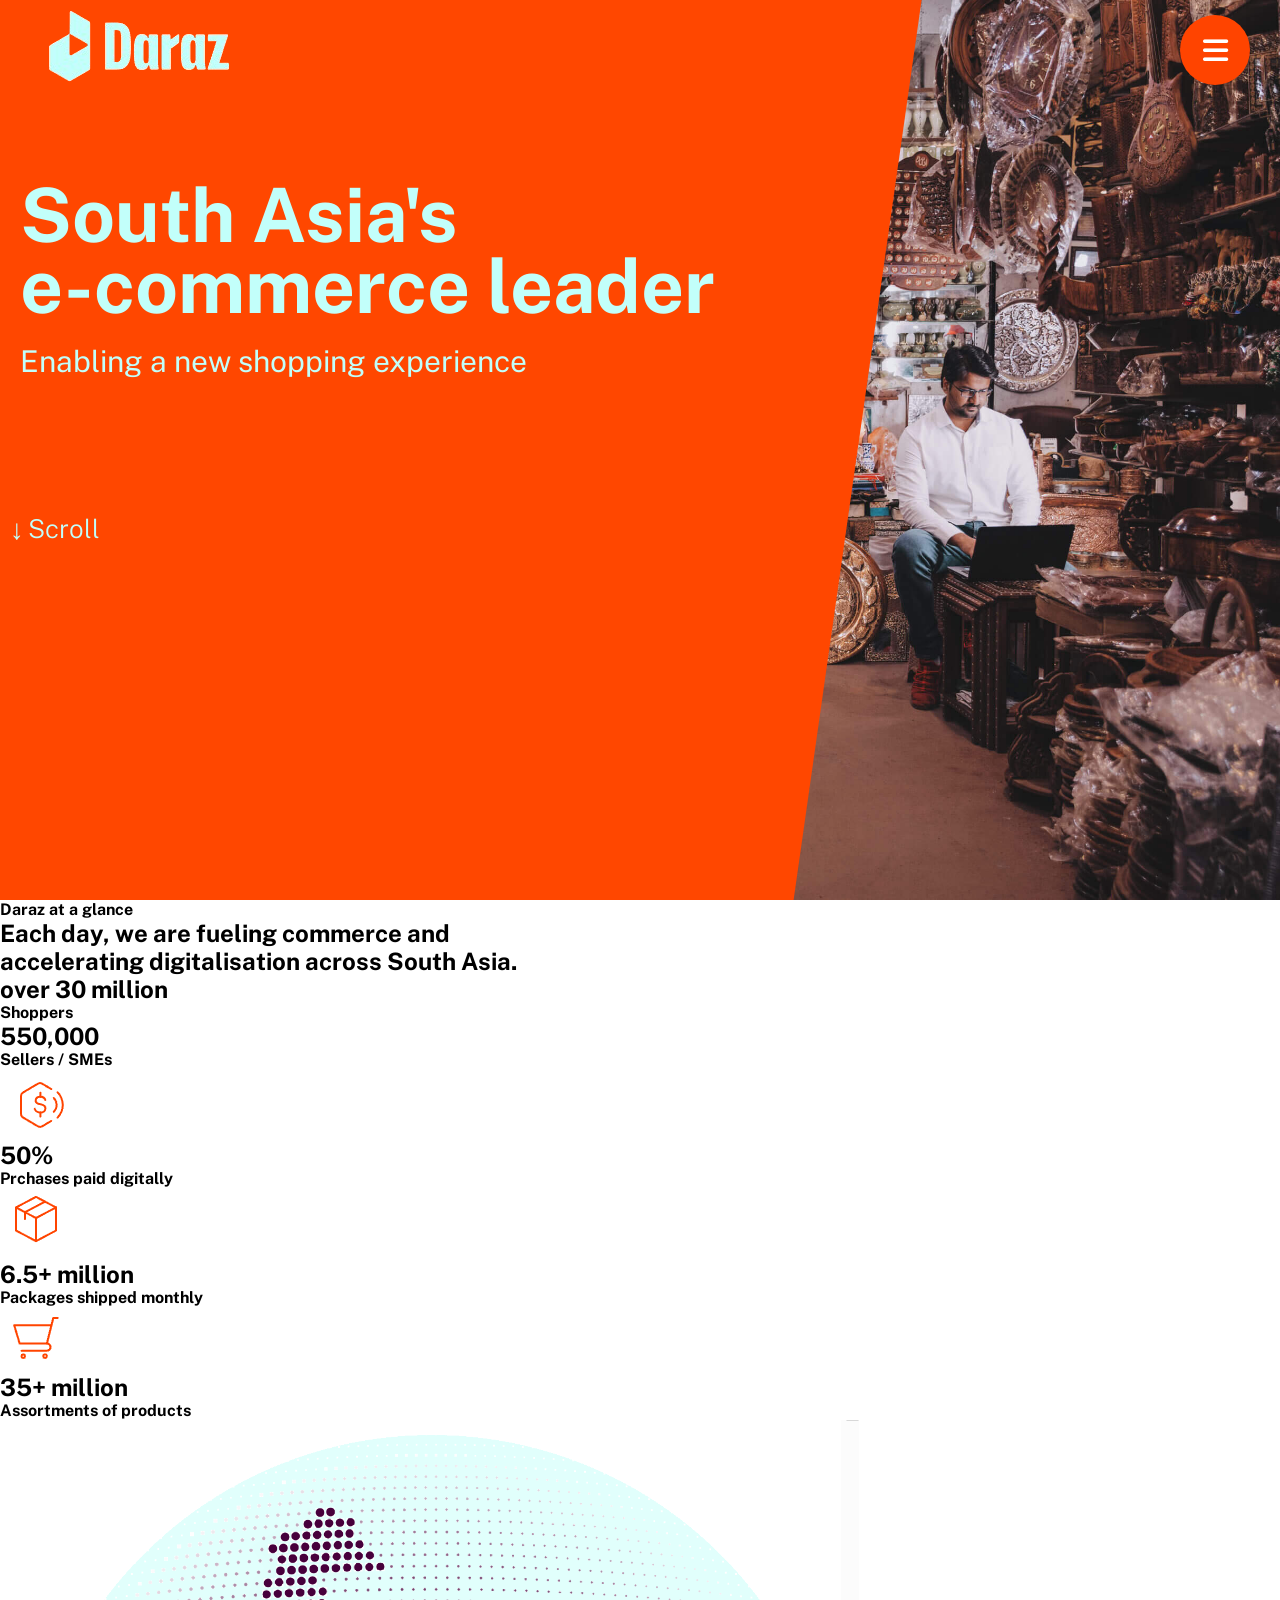
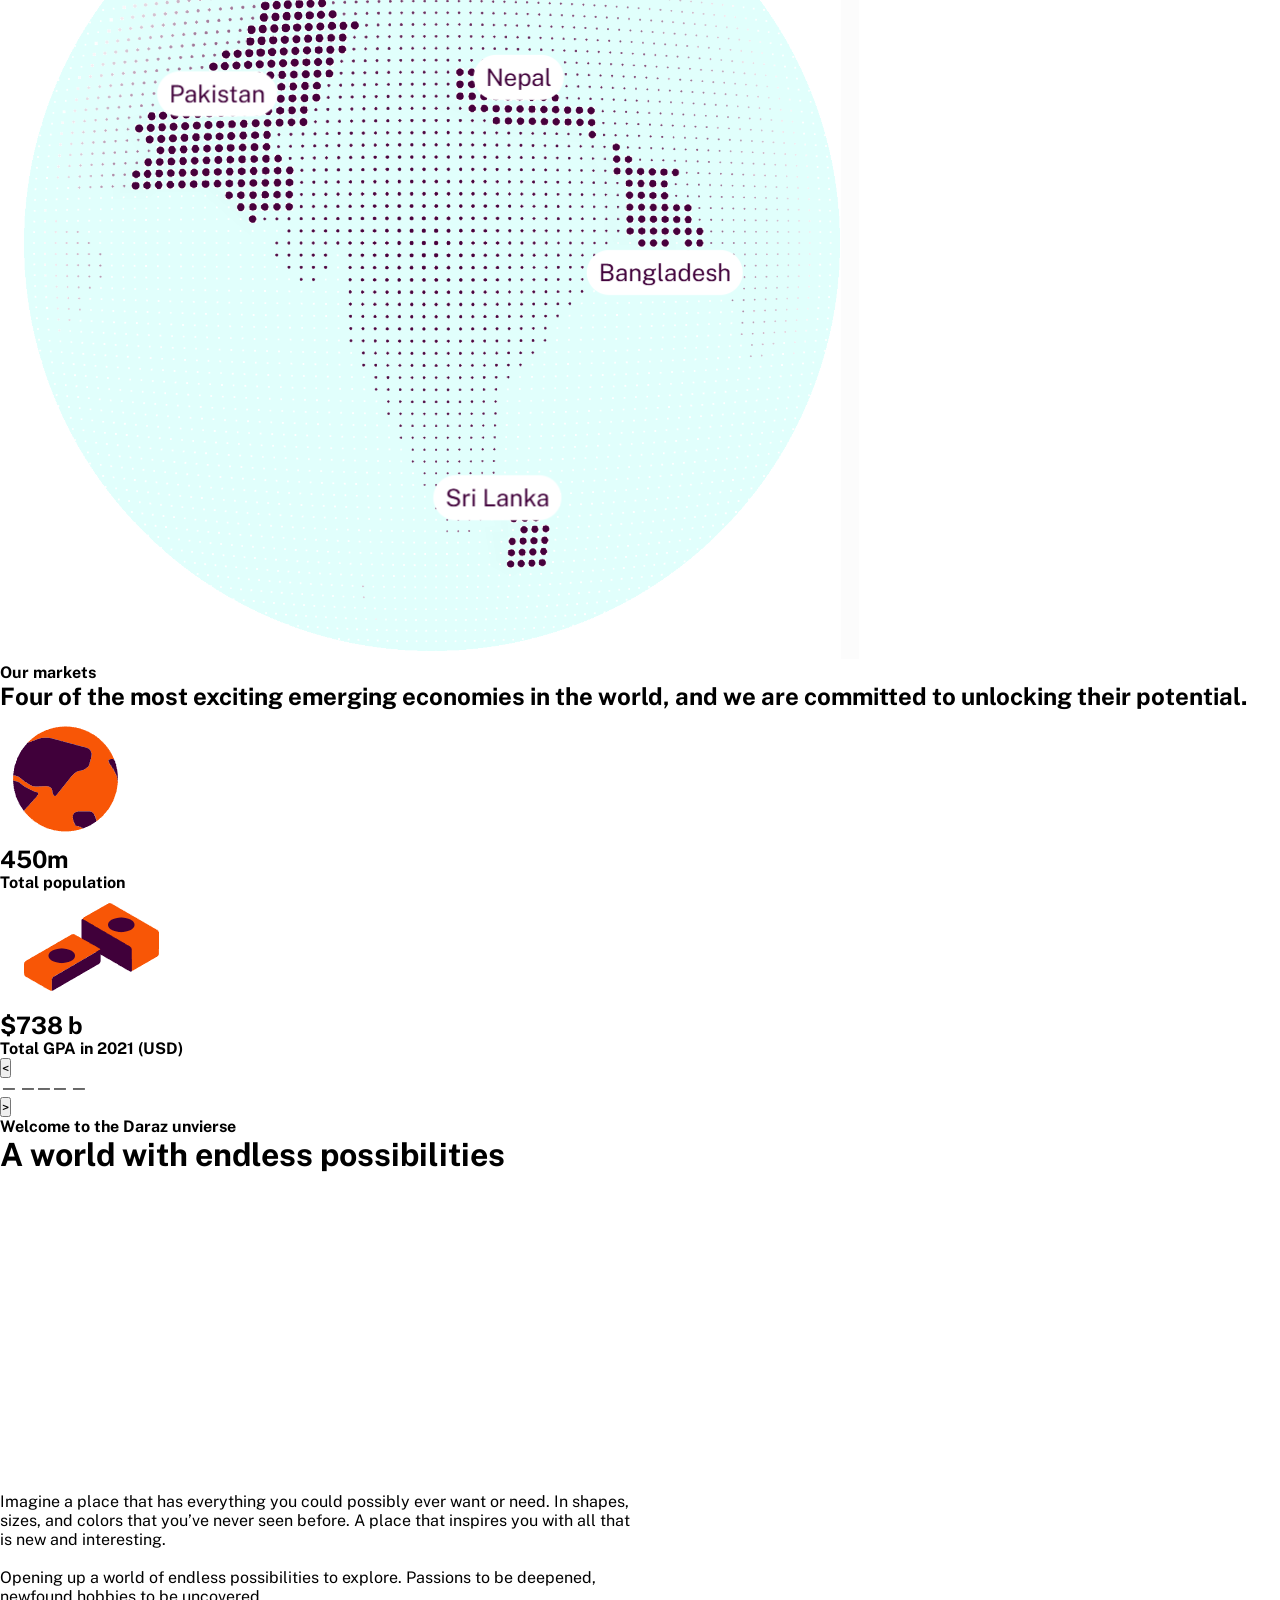
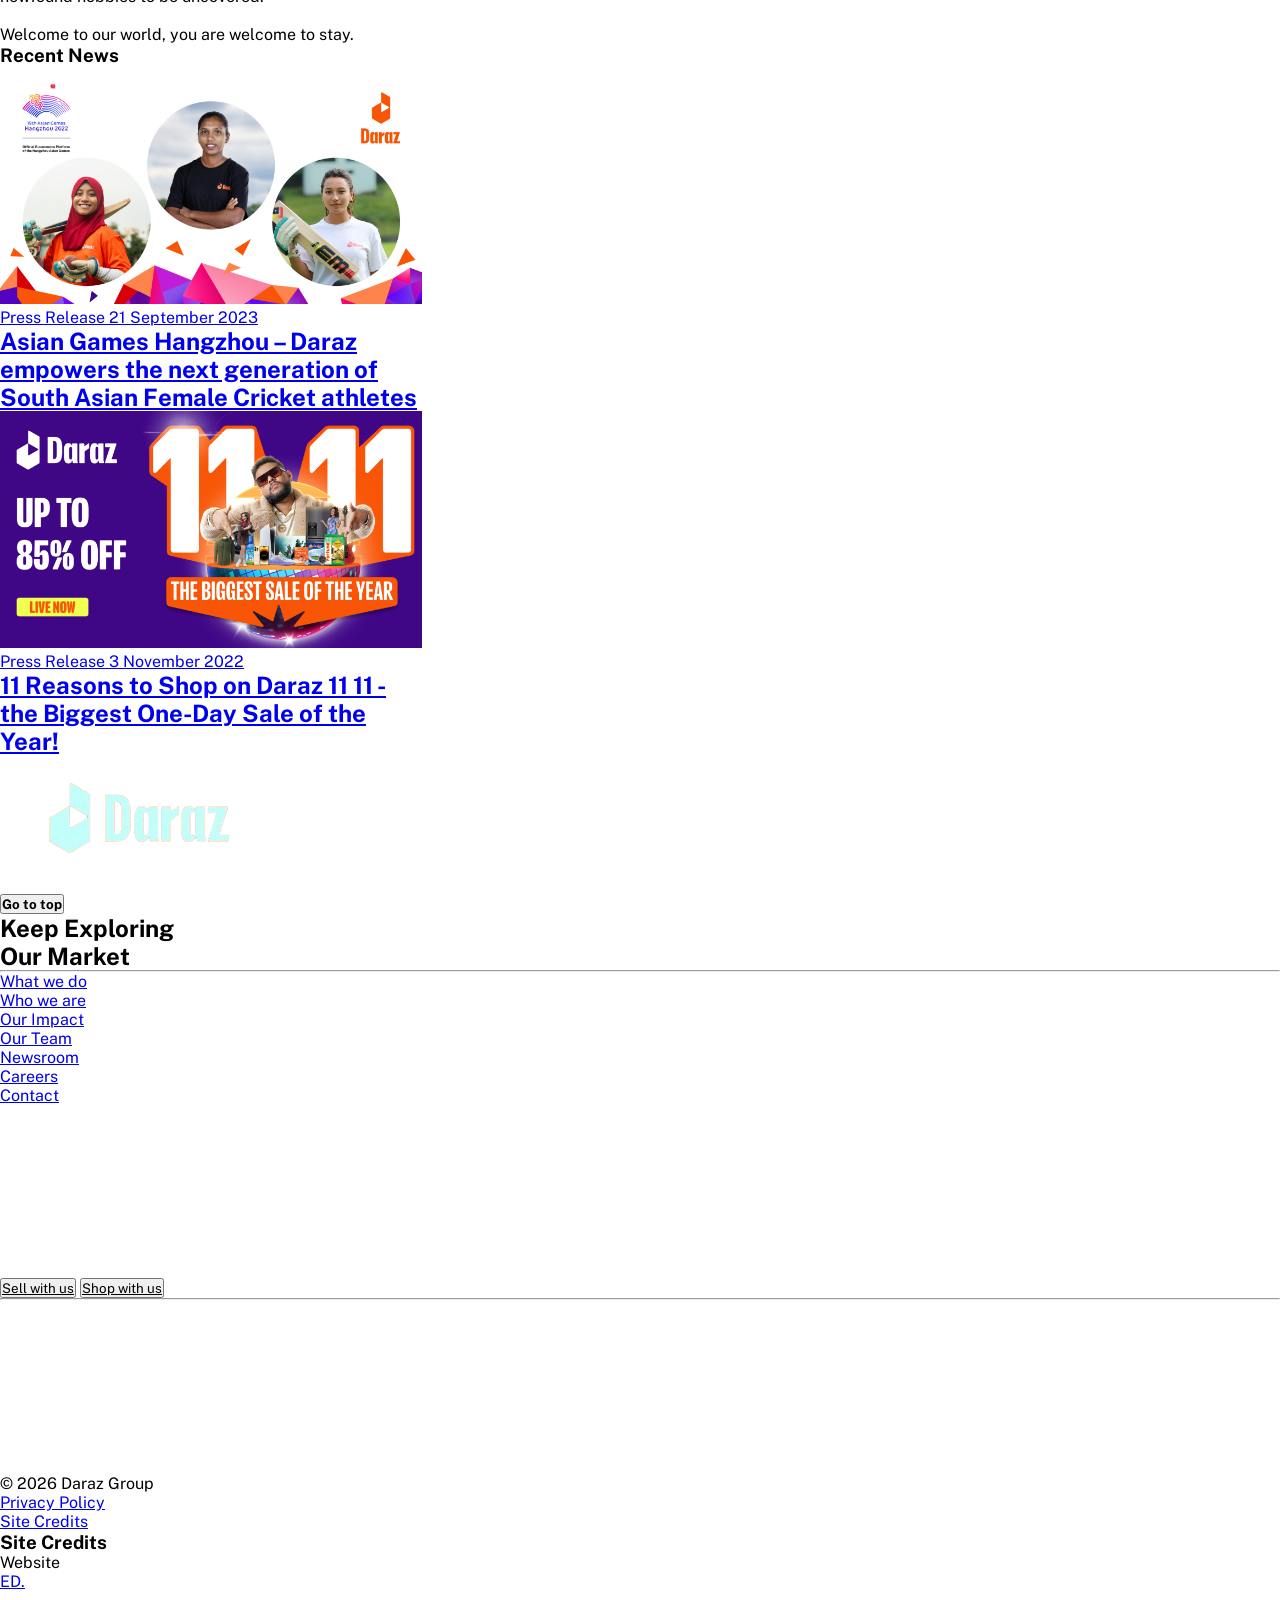
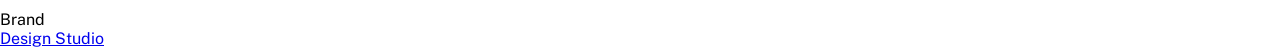
<file: index.html>
<!DOCTYPE html>
<html lang="en">
<head>
    <meta charset="UTF-8">
    <meta name="viewport" content="width=device-width, initial-scale=1.0">
    <meta name="description" content="Daraz Group is South Asia’s leading eCommerce platform, providing access to 50 million products for 40 million monthly active users in Pakistan, Bangladesh, Sri Lanka, Nepal and Myanmar."/>
    <link rel="shortcut icon" href="fav-icon.png" type="image/x-icon">
    <link rel="stylesheet" href="style.css">
    <link rel="stylesheet" href="https://cdnjs.cloudflare.com/ajax/libs/font-awesome/6.5.1/css/all.min.css">
    <link href="https://fonts.googleapis.com/css2?family=Public+Sans:wght@400;500;600;700,900&display=swap" rel="stylesheet">
    <title>Home &#8212; Daraz</title>
</head>
<body>
<div id="hero" class="hero-section">
    <header class="navbar">
        <img src="logo.png" alt="Daraz-logo">
        <button class="menu-btn" id="menuToggle">
            <i class="fa-solid fa-bars"></i>
        </button>
    </header>
        <nav id="menue" class="main-menue">
            <button class="close-btn" id="menuClose">&times;</button>
            <div class="navlist">
            <div class="first">
            <ul>
               <li><a href="#">What we do</a></li> 
               <li><a href="#">Who we are</a></li>
               <li><a href="#">Our Impact</a></li>
               <li><a href="#">Our Team</a></li> 
            </ul>
            </div>
            <div  class="second">
            <ul>
               <li><a href="#">Newsroom</a></li> 
               <li><a href="#">Careers</a></li>
               <li><a href="#">Contact</a></li> 
            </ul>
            </div>
            <div id="marketing">
                <h3>Our Markets</h3>
                <a href="#">Pakistan</a>
                <a href="#">Bangladesh</a>
                <a href="#">Sri Lanka</a>
                <a href="#">Nepal</a>
            </div>
            </div>
        </nav>
    <body>
    <!-- Background Image Container -->
    <div class="hero-bg"></div>
    <!-- Angled Orange Overlay Container -->
    <div class="hero-orange-overlay">
    <h1>South Asia's <br>e-commerce leader</h1>
    <h3>Enabling a new shopping experience</h3>
    <div class="scrol">
        <button class="herobtn">&darr;</button>
        <p>Scroll</p>
    </div>
    </div>
</div>
<div id="impact">
    <h4>Daraz at a glance</h4>
    <h2>Each day, we are fueling commerce and<br/> accelerating digitalisation across South Asia.</h2>
    <div id="cutomer">
        <h2>over 30 million</h2>
        <h4>Shoppers</h4>
    </div>
    <div id="seller">
        <h2>550,000</h2>
        <h4>Sellers / SMEs</h4>
    </div>
    <div id="feature">
        <div class="img-box1">
            <img src="purchase.png" alt="purchase">
            <h2>50%</h2>
            <h4>Prchases paid digitally</h4>
        </div>
        <div class="img-box2">
            <img src="package.png" alt="package">
            <h2>6.5+ million</h2>
            <h4>Packages shipped monthly</h4>
        </div>
        <div class="img-box3">
            <img src="product.png" alt="product">
            <h2>35+ million</h2>    
            <h4>Assortments of products</h4>
        </div>
    </div>
</div>   
<div id="ourMarket">
    <div class="globe">
        <img src="globe.png" alt="map">
    </div>
    <div class="slides-wrapper">
        <h4>Our markets</h4>
        <h2>Four of the most exciting emerging economies in the world, and we are committed to unlocking their potential.</h2>
        <div id="slide1">
        <div class="img-box">
            <img src="map.png" alt="map">
            <h2>450m</h2>
            <h4>Total population</h4>
        </div>
        <div class="img-box">
            <img src="money.png" alt="money">
            <h2>$738 b</h2>
            <h4>Total GPA in 2021 (USD)</h4>
        </div>
        </div>
    </div>
    <div class="gallery-controls">
    <a href="slide5.html"><button class="nav-btn prev-btn">&lt;</button></a>
    <div class="indicators">
      <span class="dot active">&#8212;</span>
      <span class="dot">&#8212;</span>
      <span class="dot">&#8212;</span>
      <span class="dot">&#8212;</span>
      <span class="dot">&#8212;</span>
    </div>
    <a href="slide2.html"><button class="nav-btn next-btn">&gt;</button></a>
  </div>
</div>
<!--2nd Day-->
<div id="about">
    <h4>Welcome to the Daraz unvierse</h4>
    <h1>A world with endless possibilities</h1>
    <div id="Daraz">
        <iframe width="50%" height="315" src="https://www.youtube.com/embed/RlTt8GzW2Dc?start=37" frameborder="0" allow="accelerometer; autoplay; clipboard-write; encrypted-media; gyroscope; picture-in-picture; web-share" allowfullscreen></iframe>
    </div>
    <div id="para">
        <p style="width: 50%;">
Imagine a place that has everything you could possibly ever want or need. In shapes, sizes, and colors that you’ve never seen before. A place that inspires you with all that is new and interesting.
<br/><br/>Opening up a world of endless possibilities to explore. Passions to be deepened, newfound hobbies to be uncovered.
<br/><br/>Welcome to our world, you are welcome to stay.</p>
    </div>
</div>
<div id="blog" style="width: 100%;">
    <h3 style="width: 33%">Recent News</h3>
    <a href="posts1.html"><div style="width: 33%;">
        <img src="post1.jpg" width="100%">
        <p>Press Release 21 September 2023</p>
        <h2>Asian Games Hangzhou – Daraz empowers the next generation of South Asian Female Cricket athletes</h2>
    </div></a>
    <a href="posts2.html"><div style="width: 33%;">
        <img src="post2.png" width="100%">
        <p>Press Release 3 November 2022</p>
        <h2>11 Reasons to Shop on Daraz 11 11 -the Biggest One-Day Sale of the Year!</h2>
    </div></a>
</div>
</body>
<!-- 3rd Day-->
<footer>
<div id="footer">
    <div id="logo">
        <img src="logo.png" alt="Daraz-logo"><br/>
        <button><h4>Go to top</h4></button>
    </div>
    <div id="navigation">
    <div><h2>Keep Exploring</h2></div>
    <div><h2>Our Market</h2></div>
    <hr>
    <nav id="menue" class="footer-menue">
            <ul>
               <li><a href="#">What we do</a></li> 
               <li><a href="#">Who we are</a></li>
               <li><a href="#">Our Impact</a></li>
               <li><a href="#">Our Team</a></li> 
            </ul>
            <ul>
               <li><a href="#">Newsroom</a></li> 
               <li><a href="#">Careers</a></li>
               <li><a href="#">Contact</a></li> 
            </ul>
            <div id="marketing">
                <a href="#">Pakistan</a>
                <a href="#">Bangladesh</a>
                <a href="#">Sri Lanka</a>
                <a href="#">Nepal</a>
            </div>
    </nav>
    <br/><br/>
    <div id="marketplace">
        <button><u>Sell with us</u></button>
        <button><u>Shop with us</u></button>
        <hr>
        <div id="marketing">
                <a href="#">Pakistan</a>
                <a href="#">Bangladesh</a>
                <a href="#">Sri Lanka</a>
                <a href="#">Nepal</a>
            </div>
    </div>
    <br/><br/>
    <div id="copright">
        <span>
            © 2026 Daraz Group
        </span>
        <ul>
            <li><a href="privacypolicy.html"><span>Privacy Policy</span></a></li>
            <li><a href="#site-credits"><span>Site Credits</span></a></li>
        </ul>
    </div>
    </div>
</div>
<div id="site-credits">
    <h3>Site Credits</h3>

    <p>Website</p>
    <a href="https://ed.studio/" target="_blank">ED.</a>
    <br/><br/>
    <p>Brand</p>
    <a href="https://www.design.studio/" target="_blank">Design Studio</a>
</div>
</footer>
<script src="script.js"></script> 
</body>
</html>
</file>
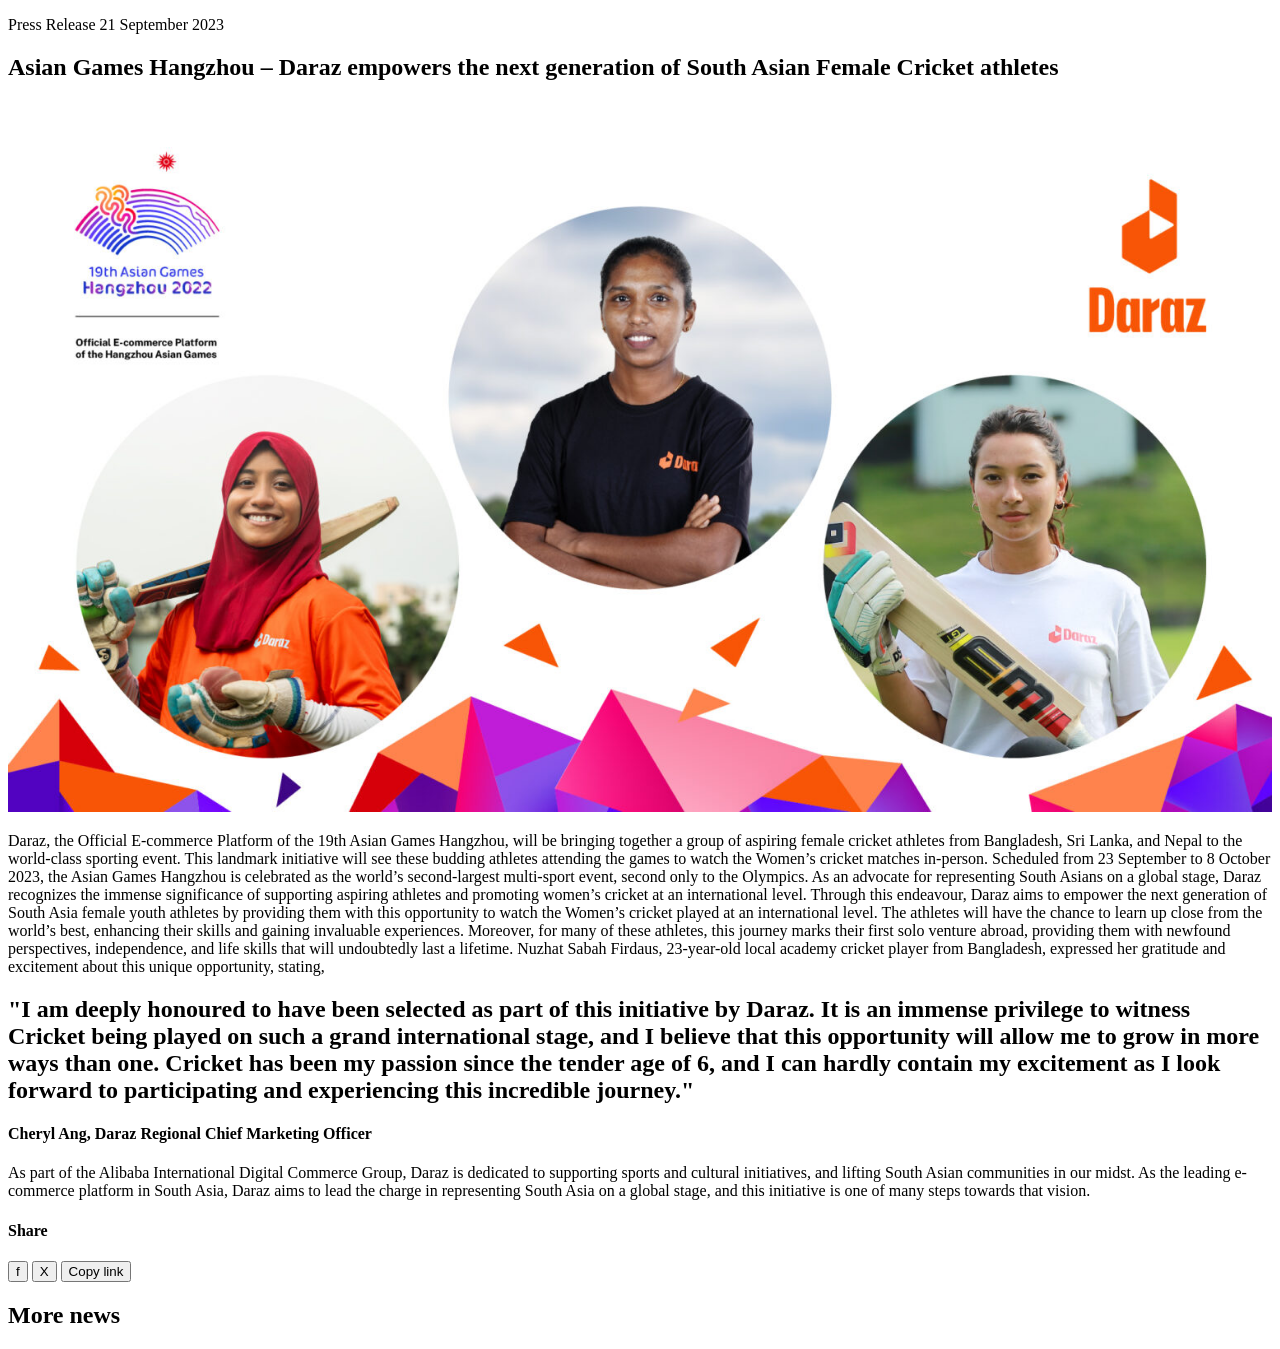
<file: posts1.html>
<!DOCTYPE html>
<html lang="en">
<head>
    <meta charset="UTF-8">
    <meta name="viewport" content="width=device-width, initial-scale=1.0">
    <link rel="shortcut icon" href="fav-icon.png" type="image/x-icon">
    <title>Asian Games Hangzhou-Daraz</title>
</head>
<body>
        <p>Press Release 21 September 2023</p>
        <h2>Asian Games Hangzhou – Daraz empowers the next generation of South Asian Female Cricket athletes</h2>
        <img src="post1.jpg" width="100%">
        <p>Daraz, the Official E-commerce Platform of the 19th Asian Games Hangzhou, will be bringing together a group of aspiring female cricket athletes from Bangladesh, Sri Lanka, and Nepal to the world-class sporting event. This landmark initiative will see these budding athletes attending the games to watch the Women’s cricket matches in-person. 
Scheduled from 23 September to 8 October 2023, the Asian Games Hangzhou is celebrated as the world’s second-largest multi-sport event, second only to the Olympics. As an advocate for representing South Asians on a global stage, Daraz recognizes the immense significance of supporting aspiring athletes and promoting women’s cricket at an international level.
Through this endeavour, Daraz aims to empower the next generation of South Asia female youth athletes by providing them with this opportunity to watch the Women’s cricket played at an international level. The athletes will have the chance to learn up close from the world’s best, enhancing their skills and gaining invaluable experiences. Moreover, for many of these athletes, this journey marks their first solo venture abroad, providing them with newfound perspectives, independence, and life skills that will undoubtedly last a lifetime.
Nuzhat Sabah Firdaus, 23-year-old local academy cricket player from Bangladesh, expressed her gratitude and excitement about this unique opportunity, stating,</p>
<quote>
    <h2>"I am deeply honoured to have been selected as part of this initiative by Daraz. It is an immense privilege to witness Cricket being played on such a grand international stage, and I believe that this opportunity will allow me to grow in more ways than one. Cricket has been my passion since the tender age of 6, and I can hardly contain my excitement as I look forward to participating and experiencing this incredible journey."</h2>
    <h4>Cheryl Ang, Daraz Regional Chief Marketing Officer</h4>
</quote>
<p>As part of the Alibaba International Digital Commerce Group, Daraz is dedicated to supporting sports and cultural initiatives, and lifting South Asian communities in our midst. As the leading e-commerce platform in South Asia, Daraz aims to lead the charge in representing South Asia on a global stage, and this initiative is one of many steps towards that vision.</p>
<h4>Share</h4>
<a href="https://www.facebook.com/sharer/sharer.php?u=https%3A%2F%2Fdaraz.com%2Fnewsroom%2Fasian-games-hangzhou-daraz-empowers-the-next-generation-of-south-asian-female-cricket-athletes%2F" ><button>f</button></a>
<a href="https://x.com/share?url=https%3A%2F%2Fdaraz.com%2Fnewsroom%2Fasian-games-hangzhou-daraz-empowers-the-next-generation-of-south-asian-female-cricket-athletes%2F" ><button>X</button></a>
<a href="https://daraz.com/newsroom/asian-games-hangzhou-daraz-empowers-the-next-generation-of-south-asian-female-cricket-athletes"><button>Copy link</button></a>
<h2>More news</h2>
</body>
</html>
</file>
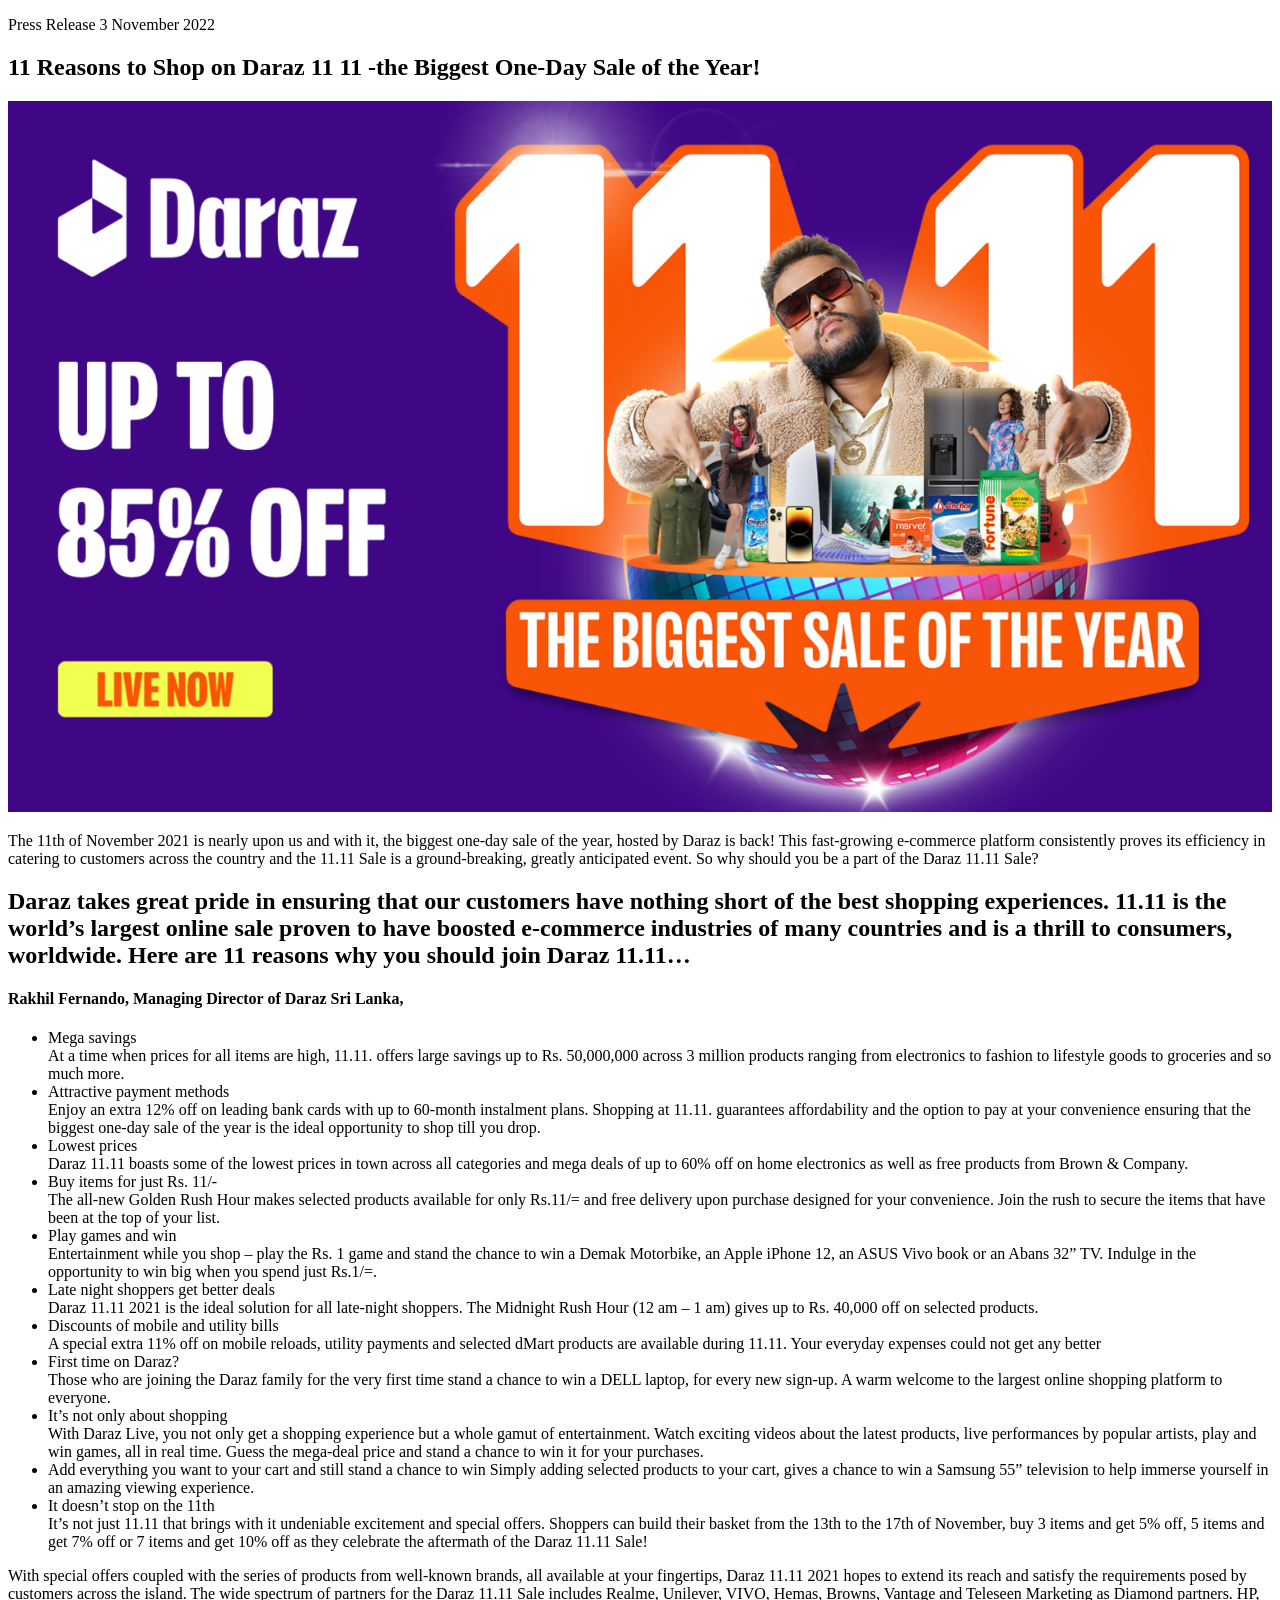
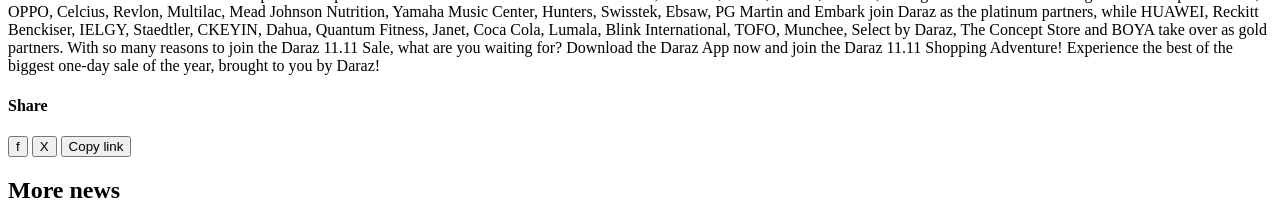
<file: posts2.html>
<!DOCTYPE html>
<html lang="en">
<head>
    <meta charset="UTF-8">
    <meta name="viewport" content="width=device-width, initial-scale=1.0">
    <link rel="shortcut icon" href="fav-icon.png" type="image/x-icon">
    <title>11 Reasons to Shop on Daraz 11 11 -Daraz</title>
</head>
<body>
        <p>Press Release 3 November 2022</p>
        <h2>11 Reasons to Shop on Daraz 11 11 -the Biggest One-Day Sale of the Year!</h2>
        <img src="post2.png" width="100%">
        <p>The 11th of November 2021 is nearly upon us and with it, the biggest one-day sale of the year, hosted by Daraz is back! This fast-growing e-commerce platform consistently proves its efficiency in catering to customers across the country and the 11.11 Sale is a ground-breaking, greatly anticipated event. So why should you be a part of the Daraz 11.11 Sale?</p>
<quote>
    <h2>Daraz takes great pride in ensuring that our customers have nothing short of the best shopping experiences. 11.11 is the world’s largest online sale proven to have boosted e-commerce industries of many countries and is a thrill to consumers, worldwide. Here are 11 reasons why you should join Daraz 11.11…</h2>
    <h4>Rakhil Fernando, Managing Director of Daraz Sri Lanka,</h4>
</quote>
<ul>
    <li>Mega savings<br/>At a time when prices for all items are high, 11.11. offers large savings up to Rs. 50,000,000 across 3 million products ranging from electronics to fashion to lifestyle goods to groceries and so much more.</li>
    <li>Attractive payment methods<br/>Enjoy an extra 12% off on leading bank cards with up to 60-month instalment plans. Shopping at 11.11. guarantees affordability and the option to pay at your convenience ensuring that the biggest one-day sale of the year is the ideal opportunity to shop till you drop.
</li>
<li>Lowest prices<br/>Daraz 11.11 boasts some of the lowest prices in town across all categories and mega deals of up to 60% off on home electronics as well as free products from Brown & Company.</li>
<li>Buy items for just Rs. 11/-<br/>The all-new Golden Rush Hour makes selected products available for only Rs.11/= and free delivery upon purchase designed for your convenience. Join the rush to secure the items that have been at the top of your list.
</li>
<li>Play games and win<br/>Entertainment while you shop – play the Rs. 1 game and stand the chance to win a Demak Motorbike, an Apple iPhone 12, an ASUS Vivo book or an Abans 32” TV. Indulge in the opportunity to win big when you spend just Rs.1/=.</li>
<li>Late night shoppers get better deals<br/>Daraz 11.11 2021 is the ideal solution for all late-night shoppers. The Midnight Rush Hour (12 am – 1 am) gives up to Rs. 40,000 off on selected products.</li>
<li>Discounts of mobile and utility bills<br/>A special extra 11% off on mobile reloads, utility payments and selected dMart products are available during 11.11. Your everyday expenses could not get any better</li>
<li>First time on Daraz?<br/>Those who are joining the Daraz family for the very first time stand a chance to win a DELL laptop, for every new sign-up. A warm welcome to the largest online shopping platform to everyone.</li>
<li>It’s not only about shopping<br/>With Daraz Live, you not only get a shopping experience but a whole gamut of entertainment. Watch exciting videos about the latest products, live performances by popular artists, play and win games, all in real time. Guess the mega-deal price and stand a chance to win it for your purchases.</li>
<li>Add everything you want to your cart and still stand a chance to win
Simply adding selected products to your cart, gives a chance to win a Samsung 55” television to help immerse yourself in an amazing viewing experience.</li>
<li>It doesn’t stop on the 11th<br/>It’s not just 11.11 that brings with it undeniable excitement and special offers. Shoppers can build their basket from the 13th to the 17th of November, buy 3 items and get 5% off, 5 items and get 7% off or 7 items and get 10% off as they celebrate the aftermath of the Daraz 11.11 Sale!
</li>
</ul>
<p>With special offers coupled with the series of products from well-known brands, all available at your fingertips, Daraz 11.11 2021 hopes to extend its reach and satisfy the requirements posed by customers across the island. The wide spectrum of partners for the Daraz 11.11 Sale includes Realme, Unilever, VIVO, Hemas, Browns, Vantage and Teleseen Marketing as Diamond partners. HP, OPPO, Celcius, Revlon, Multilac, Mead Johnson Nutrition, Yamaha Music Center, Hunters, Swisstek, Ebsaw, PG Martin and Embark join Daraz as the platinum partners, while HUAWEI, Reckitt Benckiser, IELGY, Staedtler, CKEYIN, Dahua, Quantum Fitness, Janet, Coca Cola, Lumala, Blink International, TOFO, Munchee, Select by Daraz, The Concept Store and BOYA take over as gold partners.
With so many reasons to join the Daraz 11.11 Sale, what are you waiting for? Download the Daraz App now and join the Daraz 11.11 Shopping Adventure! Experience the best of the biggest one-day sale of the year, brought to you by Daraz!
</p>
<h4>Share</h4>
<a href="https://www.facebook.com/sharer/sharer.php?u=https%3A%2F%2Fdaraz.com%2Fnewsroom%2Fasian-games-hangzhou-daraz-empowers-the-next-generation-of-south-asian-female-cricket-athletes%2F" ><button>f</button></a>
<a href="https://x.com/share?url=https%3A%2F%2Fdaraz.com%2Fnewsroom%2Fasian-games-hangzhou-daraz-empowers-the-next-generation-of-south-asian-female-cricket-athletes%2F" ><button>X</button></a>
<a href="https://daraz.com/newsroom/asian-games-hangzhou-daraz-empowers-the-next-generation-of-south-asian-female-cricket-athletes"><button>Copy link</button></a>
<h2>More news</h2>
</body>
</html>
</file>
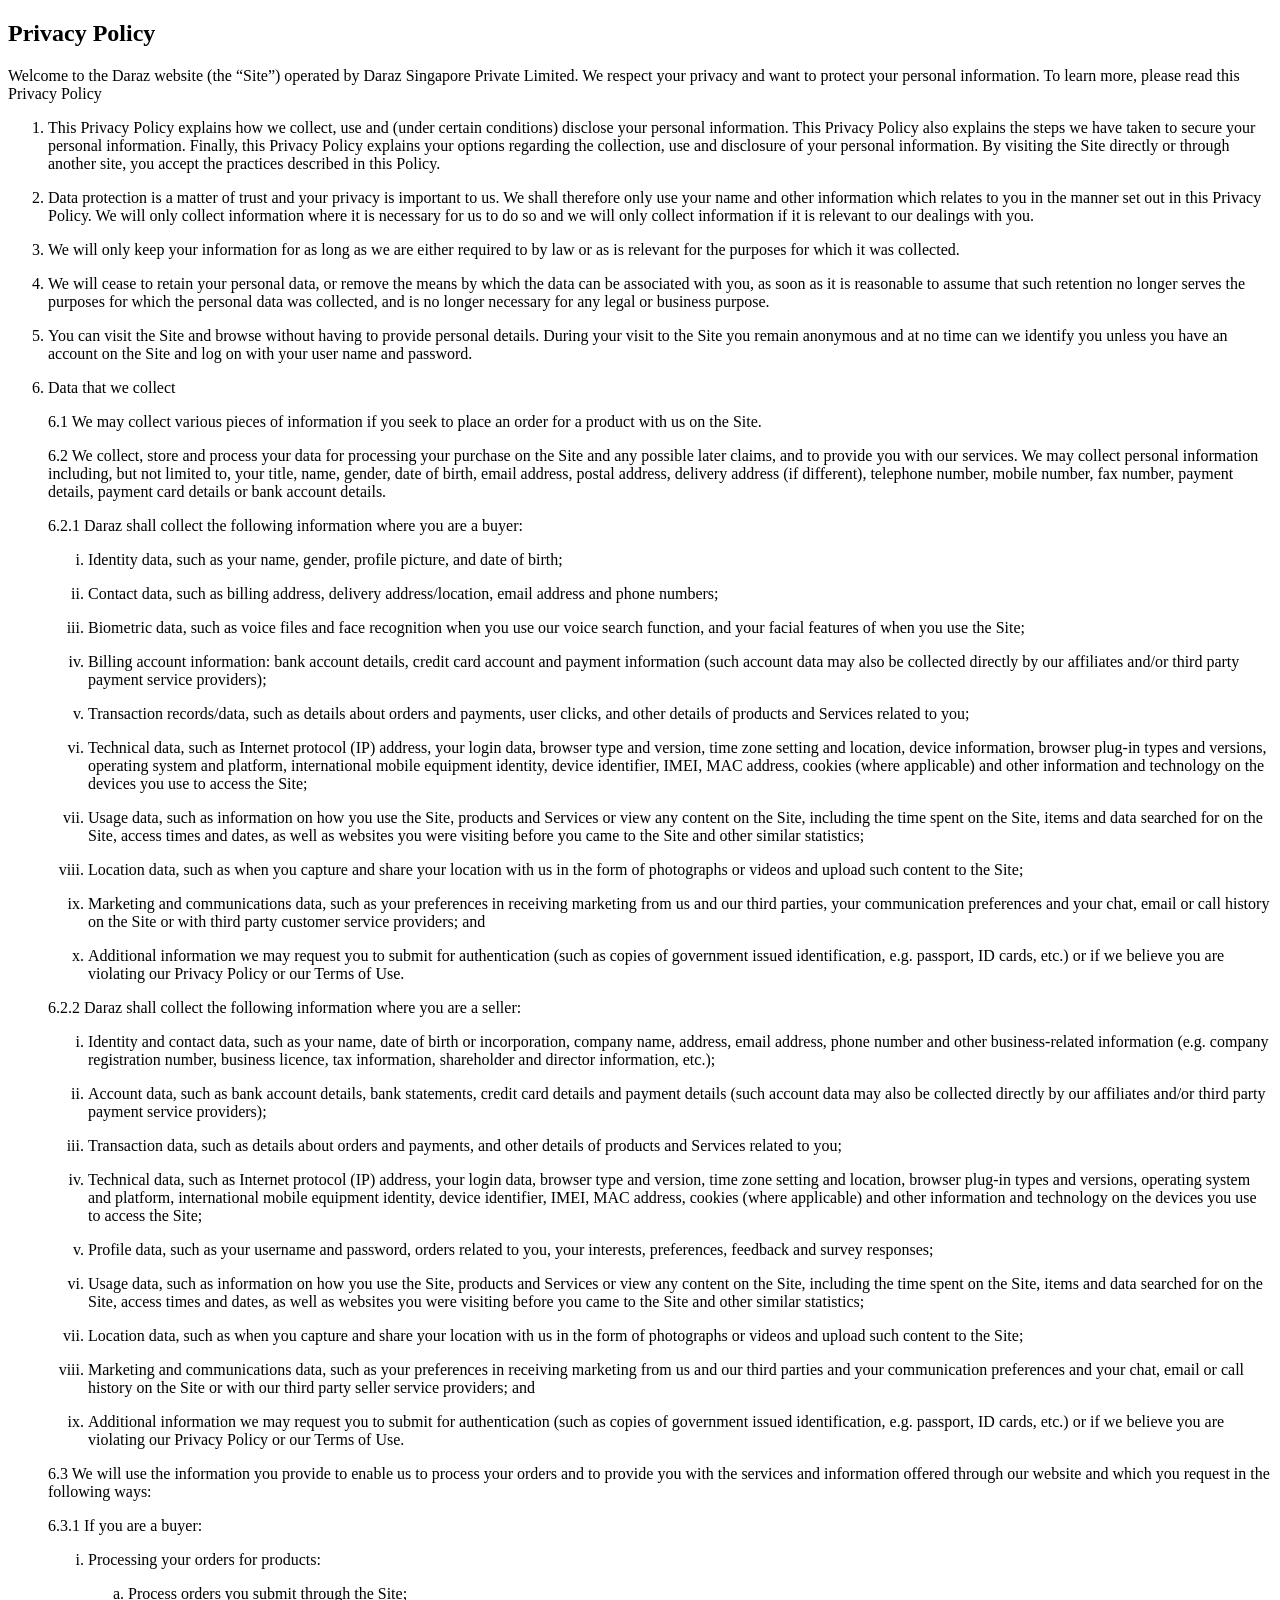
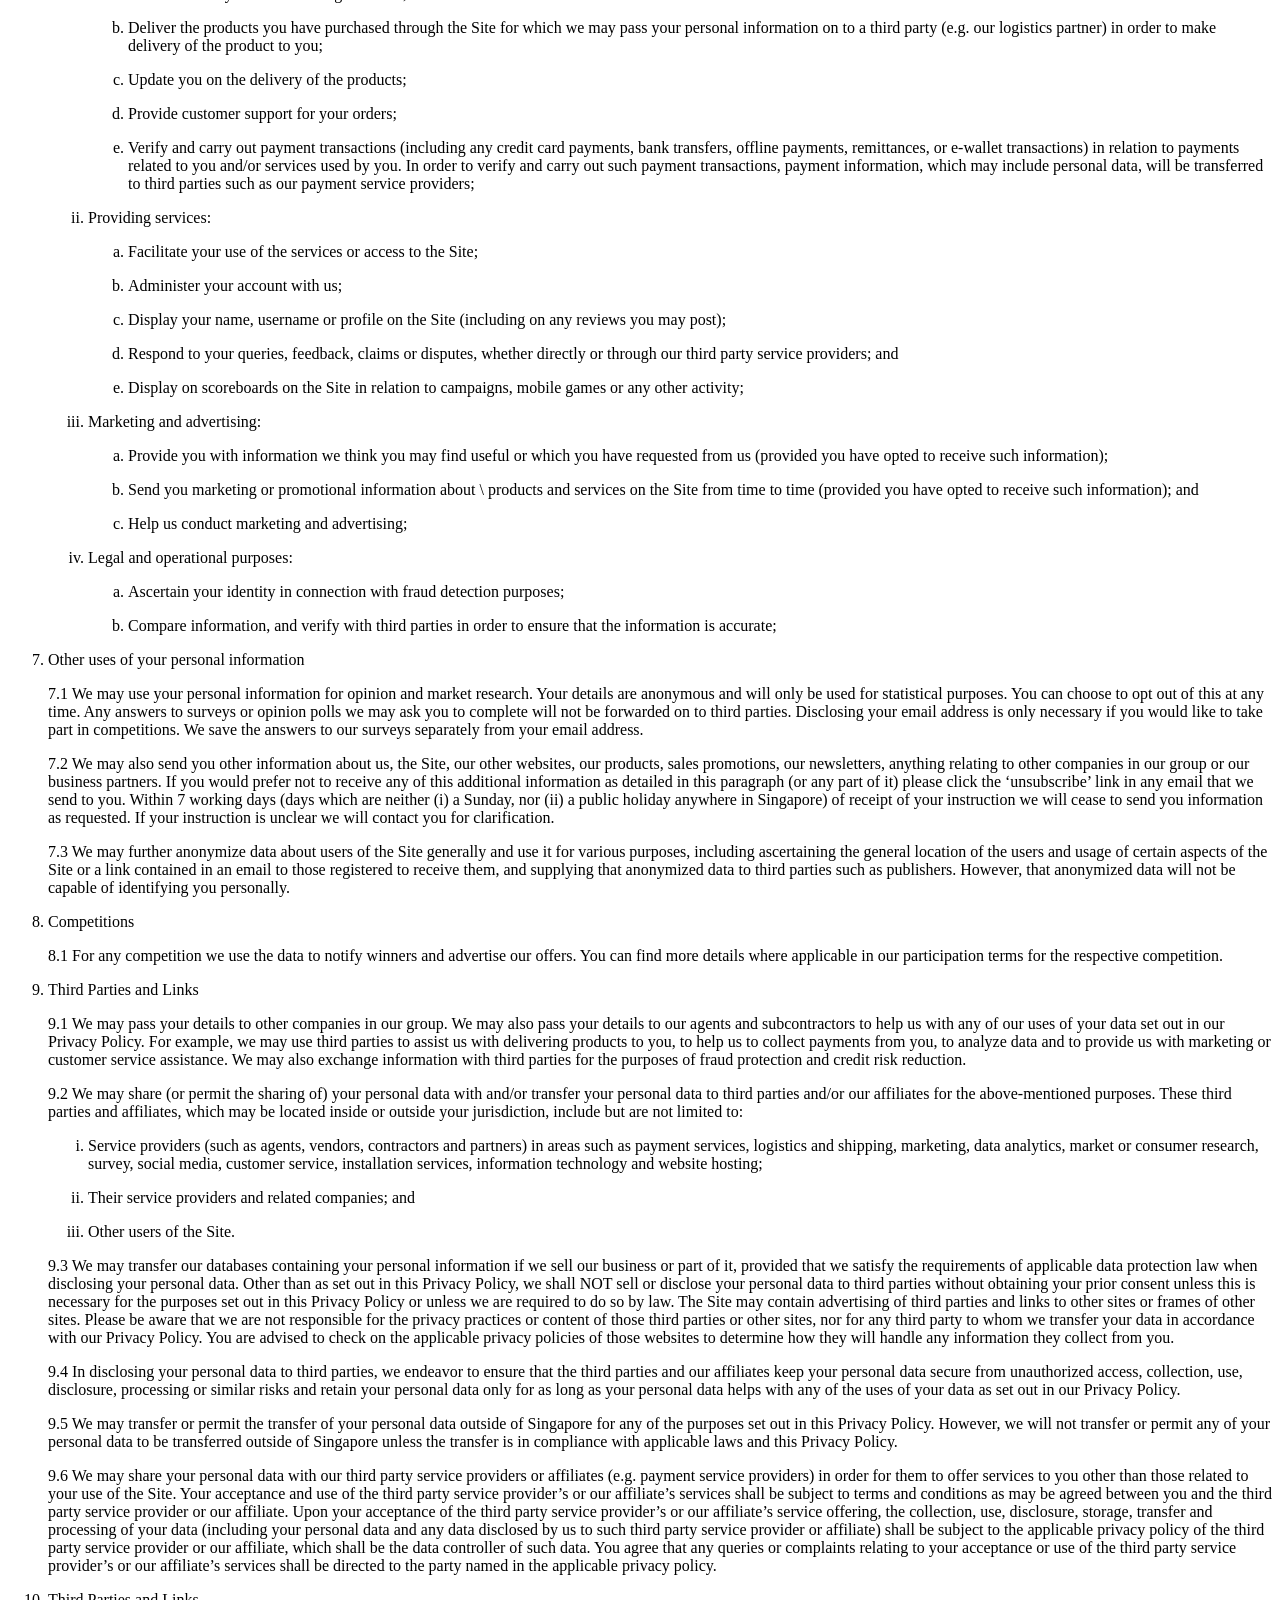
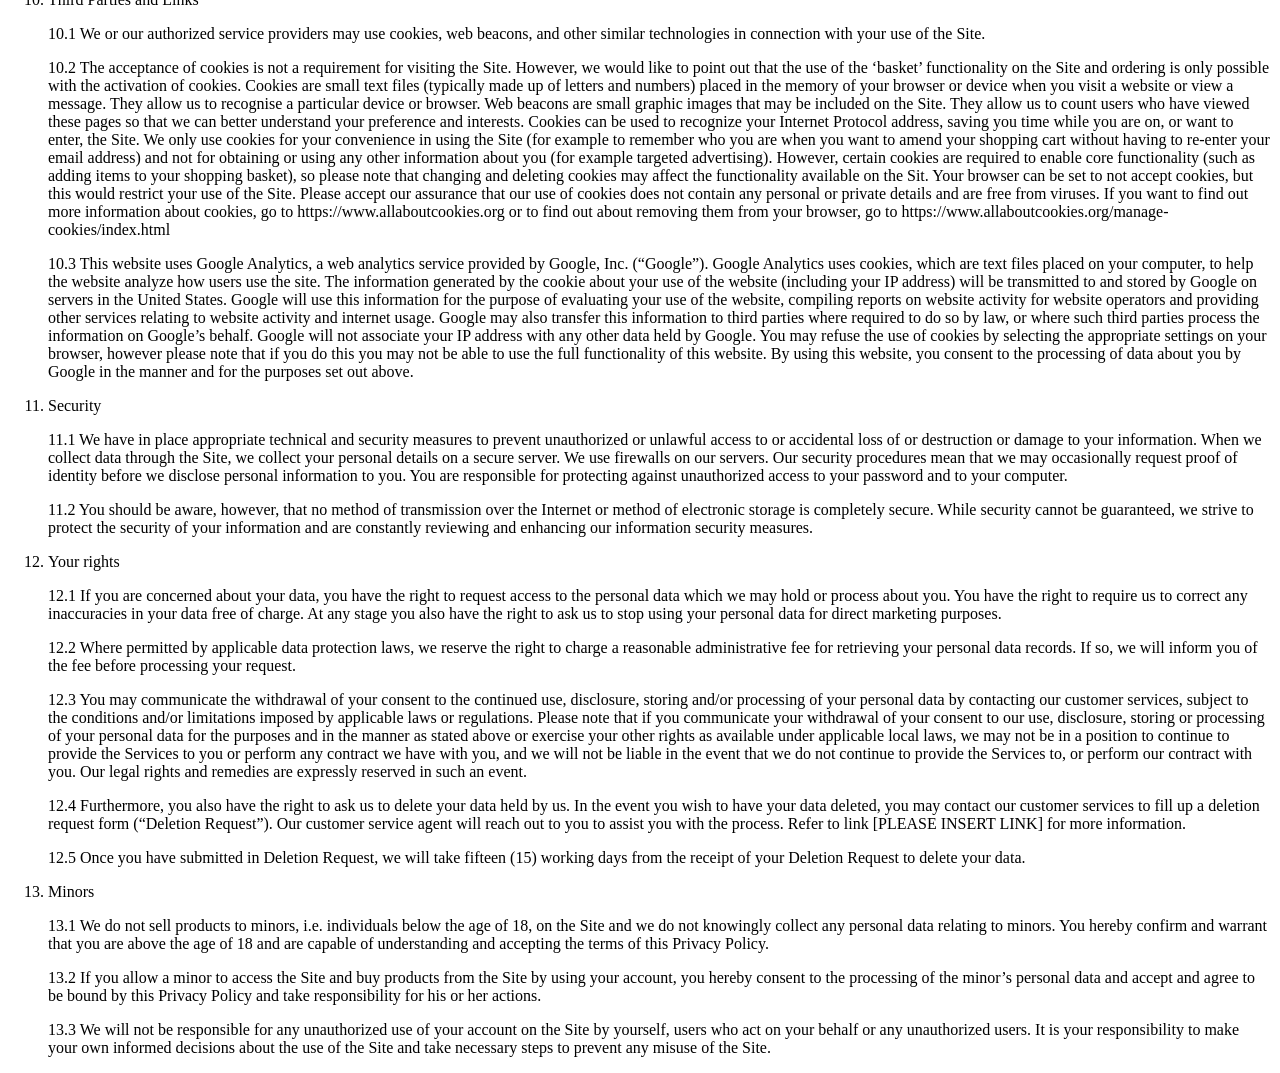
<file: privacypolicy.html>
<!DOCTYPE html>
<html lang="en">
<head>
    <meta charset="UTF-8">
    <meta name="viewport" content="width=device-width, initial-scale=1.0">
    <link rel="shortcut icon" href="fav-icon.png" type="image/x-icon">
    <title>Privacy Policy &#8212; Daraz</title>
</head>
<body>
    <body>
        <h2>Privacy Policy </h2>
        <p>Welcome to the Daraz website (the “Site”) operated by Daraz Singapore Private Limited. We respect your privacy and want to protect your personal information. To learn more, please read this Privacy Policy</p>
        <ol>
            <li><p> This Privacy Policy explains how we collect, use and (under certain conditions) disclose your personal information. This Privacy Policy also explains the steps we have taken to secure your personal information. Finally, this Privacy Policy explains your options regarding the collection, use and disclosure of your personal information. By visiting the Site directly or through another site, you accept the practices described in this Policy.</p></li>
            <li><p>Data protection is a matter of trust and your privacy is important to us. We shall therefore only use your name and other information which relates to you in the manner set out in this Privacy Policy. We will only collect information where it is necessary for us to do so and we will only collect information if it is relevant to our dealings with you.</p></li>
            <li><p>We will only keep your information for as long as we are either required to by law or as is relevant for the purposes for which it was collected.</p></li>
            <li><p>We will cease to retain your personal data, or remove the means by which the data can be associated with you, as soon as it is reasonable to assume that such retention no longer serves the purposes for which the personal data was collected, and is no longer necessary for any legal or business purpose.</p></li>
            <li><p>You can visit the Site and browse without having to provide personal details. During your visit to the Site you remain anonymous and at no time can we identify you unless you have an account on the Site and log on with your user name and password.</p></li>
            <li><p>Data that we collect</p>
            <p>6.1 We may collect various pieces of information if you seek to place an order for a product with us on the Site.</p>
            <p>6.2 We collect, store and process your data for processing your purchase on the Site and any possible later claims, and to provide you with our services. We may collect personal information including, but not limited to, your title, name, gender, date of birth, email address, postal address, delivery address (if different), telephone number, mobile number, fax number, payment details, payment card details or bank account details.</p>
            <p>6.2.1 Daraz shall collect the following information where you are a buyer:</p>
            <ol type="i">
                <li><p>Identity data, such as your name, gender, profile picture, and date of birth;</p></li>
                <li><p>Contact data, such as billing address, delivery address/location, email address and phone numbers;</p></li>
                <li><p>Biometric data, such as voice files and face recognition when you use our voice search function, and your facial features of when you use the Site;</p></li>
                <li><p>Billing account information: bank account details, credit card account and payment information (such account data may also be collected directly by our affiliates and/or third party payment service providers);</p></li>
                <li><P>Transaction records/data, such as details about orders and payments, user clicks, and other details of products and Services related to you;</P></li>
                <li><p>Technical data, such as Internet protocol (IP) address, your login data, browser type and version, time zone setting and location, device information, browser plug-in types and versions, operating system and platform, international mobile equipment identity, device identifier, IMEI, MAC address, cookies (where applicable) and other information and technology on the devices you use to access the Site;</p></li>
                <li><p>Usage data, such as information on how you use the Site, products and Services or view any content on the Site, including the time spent on the Site, items and data searched for on the Site, access times and dates, as well as websites you were visiting before you came to the Site and other similar statistics;</p></li>
                <li><p>Location data, such as when you capture and share your location with us in the form of photographs or videos and upload such content to the Site;</p></li>
                <li><p> Marketing and communications data, such as your preferences in receiving marketing from us and our third parties, your communication preferences and your chat, email or call history on the Site or with third party customer service providers; and</p></li>
                <li><P>Additional information we may request you to submit for authentication (such as copies of government issued identification, e.g. passport, ID cards, etc.) or if we believe you are violating our Privacy Policy or our Terms of Use.</P></li>
                </ol>
                <p>6.2.2 Daraz shall collect the following information where you are a seller:</p>
                <ol type="i">
                    <li><P>Identity and contact data, such as your name, date of birth or incorporation, company name, address, email address, phone number and other business-related information (e.g. company registration number, business licence, tax information, shareholder and director information, etc.);</P></li>
                    <li><p>Account data, such as bank account details, bank statements, credit card details and payment details (such account data may also be collected directly by our affiliates and/or third party payment service providers);</p></li>
                    <li><p>Transaction data, such as details about orders and payments, and other details of products and Services related to you;</p></li>
                    <li><p>Technical data, such as Internet protocol (IP) address, your login data, browser type and version, time zone setting and location, browser plug-in types and versions, operating system and platform, international mobile equipment identity, device identifier, IMEI, MAC address, cookies (where applicable) and other information and technology on the devices you use to access the Site;</p></li>
                    <li><p>Profile data, such as your username and password, orders related to you, your interests, preferences, feedback and survey responses;</p></li>
                    <li><p>Usage data, such as information on how you use the Site, products and Services or view any content on the Site, including the time spent on the Site, items and data searched for on the Site, access times and dates, as well as websites you were visiting before you came to the Site and other similar statistics;</p></li>
                    <li><p>Location data, such as when you capture and share your location with us in the form of photographs or videos and upload such content to the Site;</p></li>
                    <li><p>Marketing and communications data, such as your preferences in receiving marketing from us and our third parties and your communication preferences and your chat, email or call history on the Site or with our third party seller service providers; and</p></li>
                    <li><P>Additional information we may request you to submit for authentication (such as copies of government issued identification, e.g. passport, ID cards, etc.) or if we believe you are violating our Privacy Policy or our Terms of Use.</P></li>
                    </ol>
                    <p>6.3 We will use the information you provide to enable us to process your orders and to provide you with the services and information offered through our website and which you request in the following ways:</p>
                    <p>6.3.1 If you are a buyer:</p>
                    <ol type="i">
                        <li><p> Processing your orders for products:</p>
                        <ol type="a">
                            <li><p>Process orders you submit through the Site;</p></li>
                            <li><p>Deliver the products you have purchased through the Site for which we may pass your personal information on to a third party (e.g. our logistics partner) in order to make delivery of the product to you;</p></li>
                            <li><p>Update you on the delivery of the products;</p></li>
                            <li><P>Provide customer support for your orders;</P></li>
                            <li><p>Verify and carry out payment transactions (including any credit card payments, bank transfers, offline payments, remittances, or e-wallet transactions) in relation to payments related to you and/or services used by you. In order to verify and carry out such payment transactions, payment information, which may include personal data, will be transferred to third parties such as our payment service providers;</p></li>
                        </ol>
                        </li>
                        <li><P> Providing services:</P>
                        <ol type="a">
                            <li><p>Facilitate your use of the services or access to the Site;</p></li>
                            <li><P>Administer your account with us;</P></li>
                            <li><P>Display your name, username or profile on the Site (including on any reviews you may post);</P></li>
                            <li><p>Respond to your queries, feedback, claims or disputes, whether directly or through our third party service providers; and</p></li>
                            <li><p>Display on scoreboards on the Site in relation to campaigns, mobile games or any other activity;</p></li>
                        </ol>
                        </li>
                        <li><p> Marketing and advertising:</p>
                        <ol type="a">
                            <li><p>Provide you with information we think you may find useful or which you have requested from us (provided you have opted to receive such information);</p></li>
                            <li><p>Send you marketing or promotional information about \ products and services on the Site from time to time (provided you have opted to receive such information); and</p></li>
                            <li>Help us conduct marketing and advertising;</li>
                        </ol>
                        </li>
                        <li><p>Legal and operational purposes:</p>
                        <ol type="a">
                            <li><p> Ascertain your identity in connection with fraud detection purposes;</p></li>
                            <li><p>Compare information, and verify with third parties in order to ensure that the information is accurate;</p></li>
                        </ol>
                        </li>
                    </ol>
        </li>
        <li><p>Other uses of your personal information</p>
        <p>7.1 We may use your personal information for opinion and market research. Your details are anonymous and will only be used for statistical purposes. You can choose to opt out of this at any time. Any answers to surveys or opinion polls we may ask you to complete will not be forwarded on to third parties. Disclosing your email address is only necessary if you would like to take part in competitions. We save the answers to our surveys separately from your email address.</p>
        <p>7.2 We may also send you other information about us, the Site, our other websites, our products, sales promotions, our newsletters, anything relating to other companies in our group or our business partners. If you would prefer not to receive any of this additional information as detailed in this paragraph (or any part of it) please click the ‘unsubscribe’ link in any email that we send to you. Within 7 working days (days which are neither (i) a Sunday, nor (ii) a public holiday anywhere in Singapore) of receipt of your instruction we will cease to send you information as requested. If your instruction is unclear we will contact you for clarification.</p>
        <p>7.3 We may further anonymize data about users of the Site generally and use it for various purposes, including ascertaining the general location of the users and usage of certain aspects of the Site or a link contained in an email to those registered to receive them, and supplying that anonymized data to third parties such as publishers. However, that anonymized data will not be capable of identifying you personally.</p>
        </li>
        <li><p>Competitions</p>
        <p>8.1 For any competition we use the data to notify winners and advertise our offers. You can find more details where applicable in our participation terms for the respective competition.</p>
        </li>
        <li><p>Third Parties and Links</p>
        <p>9.1 We may pass your details to other companies in our group. We may also pass your details to our agents and subcontractors to help us with any of our uses of your data set out in our Privacy Policy. For example, we may use third parties to assist us with delivering products to you, to help us to collect payments from you, to analyze data and to provide us with marketing or customer service assistance. We may also exchange information with third parties for the purposes of fraud protection and credit risk reduction.</p>
        <p>9.2 We may share (or permit the sharing of) your personal data with and/or transfer your personal data to third parties and/or our affiliates for the above-mentioned purposes. These third parties and affiliates, which may be located inside or outside your jurisdiction, include but are not limited to:</p>
        <ol type="i">
            <li><P>Service providers (such as agents, vendors, contractors and partners) in areas such as payment services, logistics and shipping, marketing, data analytics, market or consumer research, survey, social media, customer service, installation services, information technology and website hosting;</P></li>
            <li><p>Their service providers and related companies; and</p></li>
            <li><P> Other users of the Site.</P></li>
        </ol>
        <p>9.3 We may transfer our databases containing your personal information if we sell our business or part of it, provided that we satisfy the requirements of applicable data protection law when disclosing your personal data. Other than as set out in this Privacy Policy, we shall NOT sell or disclose your personal data to third parties without obtaining your prior consent unless this is necessary for the purposes set out in this Privacy Policy or unless we are required to do so by law. The Site may contain advertising of third parties and links to other sites or frames of other sites. Please be aware that we are not responsible for the privacy practices or content of those third parties or other sites, nor for any third party to whom we transfer your data in accordance with our Privacy Policy. You are advised to check on the applicable privacy policies of those websites to determine how they will handle any information they collect from you.</p>
        <p>9.4 In disclosing your personal data to third parties, we endeavor to ensure that the third parties and our affiliates keep your personal data secure from unauthorized access, collection, use, disclosure, processing or similar risks and retain your personal data only for as long as your personal data helps with any of the uses of your data as set out in our Privacy Policy.</p>
        <p>9.5 We may transfer or permit the transfer of your personal data outside of Singapore for any of the purposes set out in this Privacy Policy. However, we will not transfer or permit any of your personal data to be transferred outside of Singapore unless the transfer is in compliance with applicable laws and this Privacy Policy.</p>
        <p>9.6 We may share your personal data with our third party service providers or affiliates (e.g. payment service providers) in order for them to offer services to you other than those related to your use of the Site. Your acceptance and use of the third party service provider’s or our affiliate’s services shall be subject to terms and conditions as may be agreed between you and the third party service provider or our affiliate. Upon your acceptance of the third party service provider’s or our affiliate’s service offering, the collection, use, disclosure, storage, transfer and processing of your data (including your personal data and any data disclosed by us to such third party service provider or affiliate) shall be subject to the applicable privacy policy of the third party service provider or our affiliate, which shall be the data controller of such data. You agree that any queries or complaints relating to your acceptance or use of the third party service provider’s or our affiliate’s services shall be directed to the party named in the applicable privacy policy.</p>
        </li>
        <li><P>Third Parties and Links</P>
        <p>10.1 We or our authorized service providers may use cookies, web beacons, and other similar technologies in connection with your use of the Site.</p>
        <p>10.2 The acceptance of cookies is not a requirement for visiting the Site. However, we would like to point out that the use of the ‘basket’ functionality on the Site and ordering is only possible with the activation of cookies. Cookies are small text files (typically made up of letters and numbers) placed in the memory of your browser or device when you visit a website or view a message. They allow us to recognise a particular device or browser. Web beacons are small graphic images that may be included on the Site. They allow us to count users who have viewed these pages so that we can better understand your preference and interests. Cookies can be used to recognize your Internet Protocol address, saving you time while you are on, or want to enter, the Site. We only use cookies for your convenience in using the Site (for example to remember who you are when you want to amend your shopping cart without having to re-enter your email address) and not for obtaining or using any other information about you (for example targeted advertising). However, certain cookies are required to enable core functionality (such as adding items to your shopping basket), so please note that changing and deleting cookies may affect the functionality available on the Sit. Your browser can be set to not accept cookies, but this would restrict your use of the Site. Please accept our assurance that our use of cookies does not contain any personal or private details and are free from viruses. If you want to find out more information about cookies, go to https://www.allaboutcookies.org or to find out about removing them from your browser, go to https://www.allaboutcookies.org/manage-cookies/index.html</p>
        <p>10.3 This website uses Google Analytics, a web analytics service provided by Google, Inc. (“Google”). Google Analytics uses cookies, which are text files placed on your computer, to help the website analyze how users use the site. The information generated by the cookie about your use of the website (including your IP address) will be transmitted to and stored by Google on servers in the United States. Google will use this information for the purpose of evaluating your use of the website, compiling reports on website activity for website operators and providing other services relating to website activity and internet usage. Google may also transfer this information to third parties where required to do so by law, or where such third parties process the information on Google’s behalf. Google will not associate your IP address with any other data held by Google. You may refuse the use of cookies by selecting the appropriate settings on your browser, however please note that if you do this you may not be able to use the full functionality of this website. By using this website, you consent to the processing of data about you by Google in the manner and for the purposes set out above.</p>
        </li>
        <li><p> Security</p>
            <p>11.1 We have in place appropriate technical and security measures to prevent unauthorized or unlawful access to or accidental loss of or destruction or damage to your information. When we collect data through the Site, we collect your personal details on a secure server. We use firewalls on our servers. Our security procedures mean that we may occasionally request proof of identity before we disclose personal information to you. You are responsible for protecting against unauthorized access to your password and to your computer.</p>
            <p>11.2 You should be aware, however, that no method of transmission over the Internet or method of electronic storage is completely secure. While security cannot be guaranteed, we strive to protect the security of your information and are constantly reviewing and enhancing our information security measures.</p>
        </li>
        <li><p>Your rights</p>
        <p>12.1 If you are concerned about your data, you have the right to request access to the personal data which we may hold or process about you. You have the right to require us to correct any inaccuracies in your data free of charge. At any stage you also have the right to ask us to stop using your personal data for direct marketing purposes.</p>
        <p>12.2 Where permitted by applicable data protection laws, we reserve the right to charge a reasonable administrative fee for retrieving your personal data records. If so, we will inform you of the fee before processing your request.</p>
        <p>12.3 You may communicate the withdrawal of your consent to the continued use, disclosure, storing and/or processing of your personal data by contacting our customer services, subject to the conditions and/or limitations imposed by applicable laws or regulations. Please note that if you communicate your withdrawal of your consent to our use, disclosure, storing or processing of your personal data for the purposes and in the manner as stated above or exercise your other rights as available under applicable local laws, we may not be in a position to continue to provide the Services to you or perform any contract we have with you, and we will not be liable in the event that we do not continue to provide the Services to, or perform our contract with you. Our legal rights and remedies are expressly reserved in such an event.</p>
        <p>12.4 Furthermore, you also have the right to ask us to delete your data held by us. In the event you wish to have your data deleted, you may contact our customer services to fill up a deletion request form (“Deletion Request”). Our customer service agent will reach out to you to assist you with the process. Refer to link [PLEASE INSERT LINK] for more information.</p>
        <p>12.5 Once you have submitted in Deletion Request, we will take fifteen (15) working days from the receipt of your Deletion Request to delete your data.</p>
        </li>
        <li><p> Minors</p>
        <p>13.1 We do not sell products to minors, i.e. individuals below the age of 18, on the Site and we do not knowingly collect any personal data relating to minors. You hereby confirm and warrant that you are above the age of 18 and are capable of understanding and accepting the terms of this Privacy Policy.</p>
        <p>13.2 If you allow a minor to access the Site and buy products from the Site by using your account, you hereby consent to the processing of the minor’s personal data and accept and agree to be bound by this Privacy Policy and take responsibility for his or her actions.</p>
        <p>13.3 We will not be responsible for any unauthorized use of your account on the Site by yourself, users who act on your behalf or any unauthorized users. It is your responsibility to make your own informed decisions about the use of the Site and take necessary steps to prevent any misuse of the Site.</p>
        </li>
        </ol>
    </body>
</body>
</html>
</file>
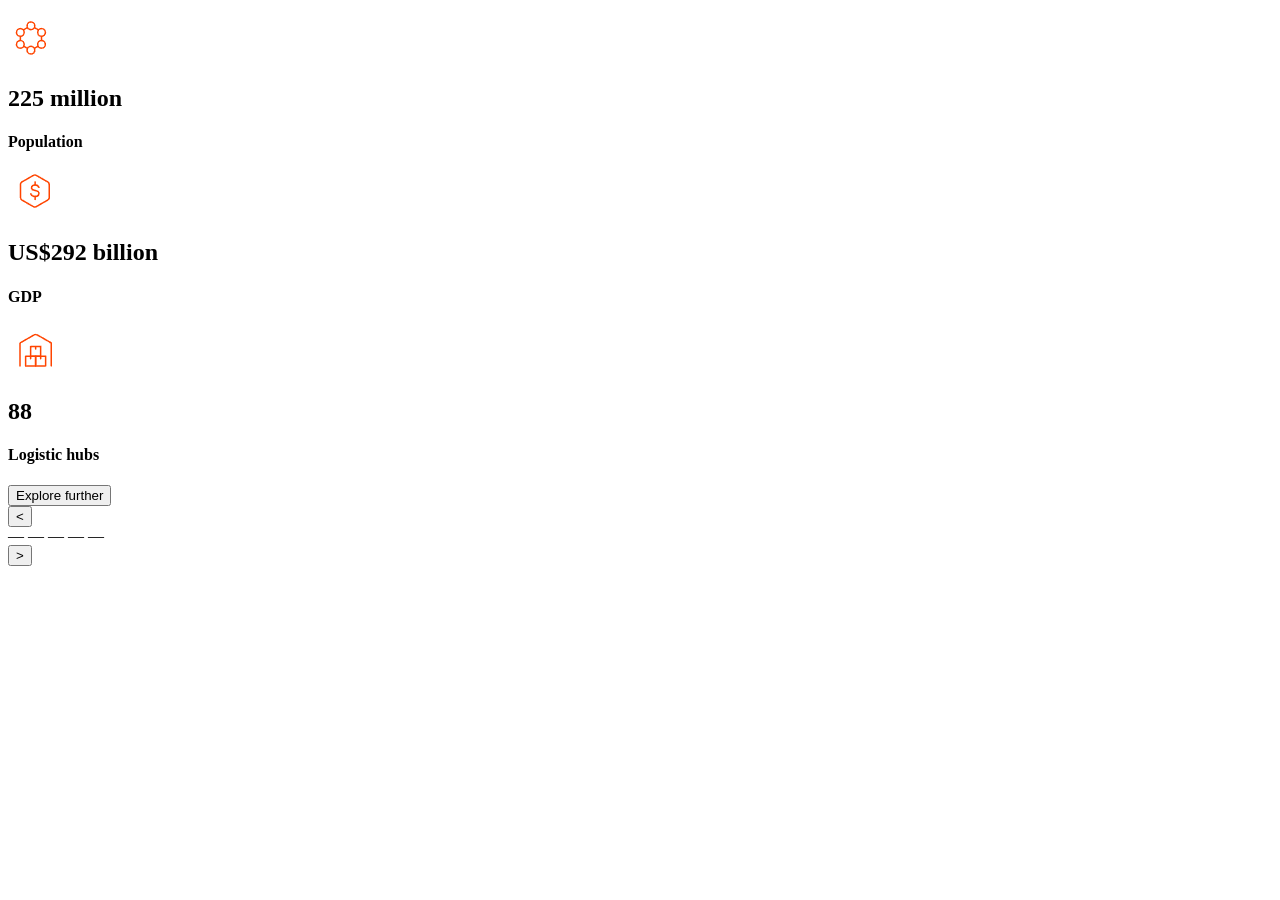
<file: slide2.html>
<!DOCTYPE html>
<html lang="en">
<head>
    <meta charset="UTF-8">
    <meta name="viewport" content="width=device-width, initial-scale=1.0">
    <title>Document</title>
</head>
<body>
    <div id="slide2">
        <div class="img-box">
            <img src="population.png" alt="population">
            <h2>225 million</h2>
            <h4>Population</h4>
        </div>
        <div class="img-box">
            <img src="gdp.png" alt="gdp">
            <h2>US$292 billion</h2>
            <h4>GDP</h4>
        </div>
        <div class="img-box">
            <img src="hubs.png" alt="hubs">
            <h2>88</h2>
            <h4>Logistic hubs</h4>
        </div>
        <div>
        <button>Explore further</button>
        </div>
    </div>
     <div class="gallery-controls">
    <a href="index.html#slide1"><button class="nav-btn prev-btn">&lt;</button></a>
    <div class="indicators">
      <span class="dot active">&#8212;</span>
      <span class="dot">&#8212;</span>
      <span class="dot">&#8212;</span>
      <span class="dot">&#8212;</span>
      <span class="dot">&#8212;</span>
    </div>
    <a href="slide3.html"><button class="nav-btn next-btn">&gt;</button></a>
  </div>
</body>
</html>
</file>
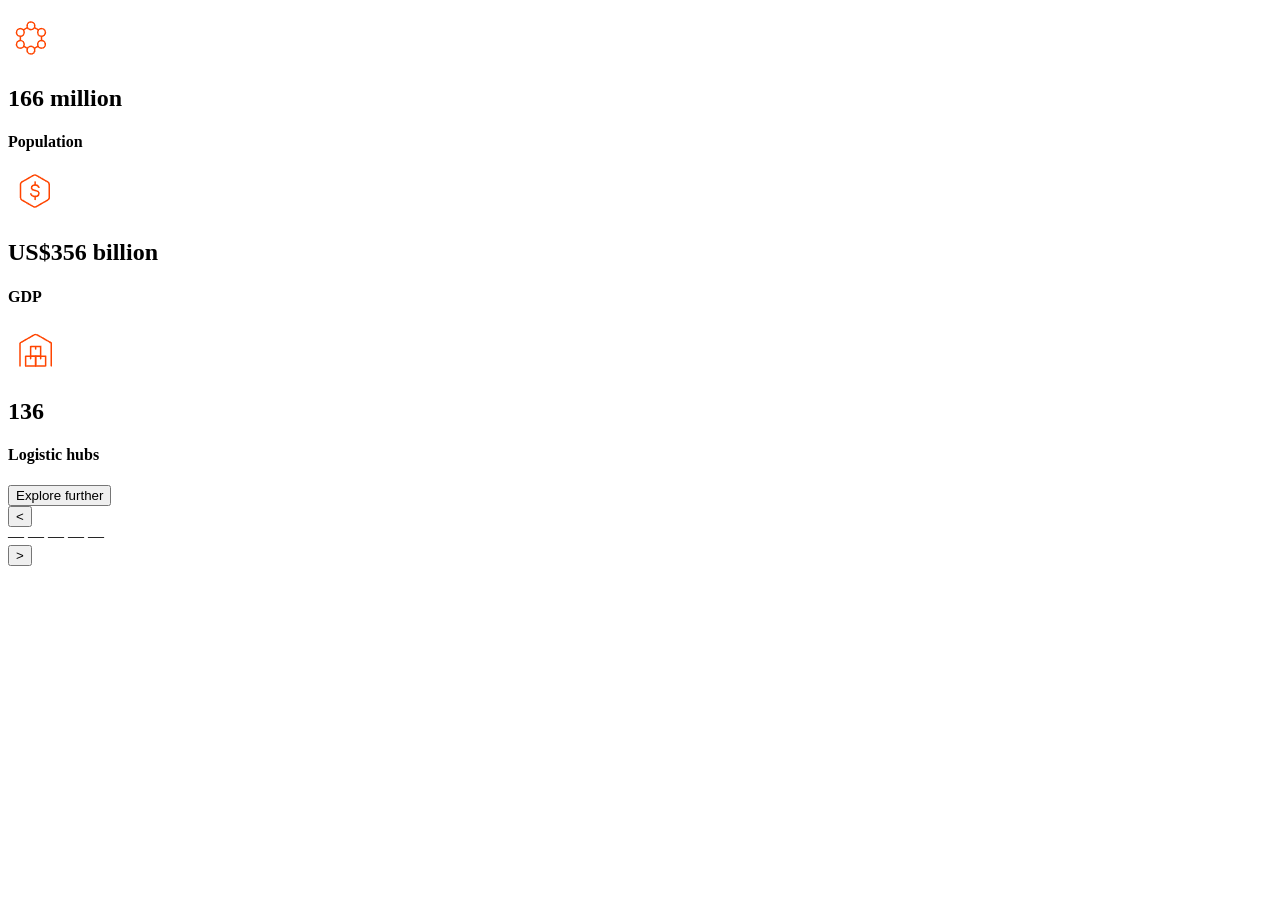
<file: slide3.html>
<!DOCTYPE html>
<html lang="en">
<head>
    <meta charset="UTF-8">
    <meta name="viewport" content="width=device-width, initial-scale=1.0">
    <title>Document</title>
</head>
<body>
    <div id="slide3">
        <div class="img-box">
            <img src="population.png" alt="population">
            <h2>166 million</h2>
            <h4>Population</h4>
        </div>
        <div class="img-box">
            <img src="gdp.png" alt="gdp">
            <h2>US$356 billion</h2>
            <h4>GDP</h4>
        </div>
        <div class="img-box">
            <img src="hubs.png" alt="hubs">
            <h2>136</h2>
            <h4>Logistic hubs</h4>
        </div>
        <button>Explore further</button>
        </div>
    </div>
    <div class="gallery-controls">
    <a href="slide2.html"><button class="nav-btn prev-btn">&lt;</button></a>
    <div class="indicators">
      <span class="dot active">&#8212;</span>
      <span class="dot">&#8212;</span>
      <span class="dot">&#8212;</span>
      <span class="dot">&#8212;</span>
      <span class="dot">&#8212;</span>
    </div>
    <a href="slide4.html"><button class="nav-btn next-btn">&gt;</button></a>
  </div>
</body>
</html>
</file>
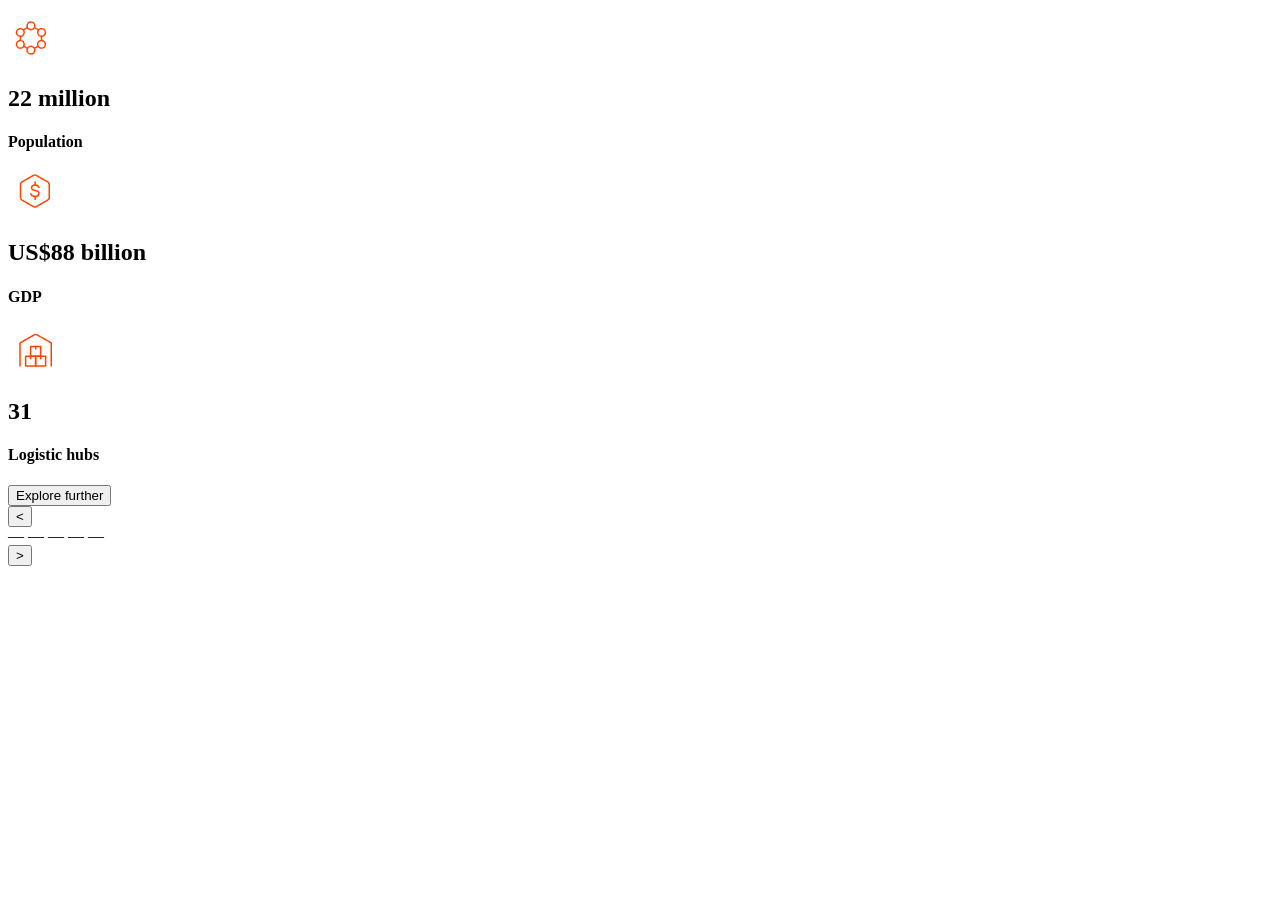
<file: slide4.html>
<!DOCTYPE html>
<html lang="en">
<head>
    <meta charset="UTF-8">
    <meta name="viewport" content="width=device-width, initial-scale=1.0">
    <title>Document</title>
</head>
<body>
     <div id="slide4">
        <div class="img-box">
            <img src="population.png" alt="population">
            <h2>22 million</h2>
            <h4>Population</h4>
        </div>
        <div class="img-box">
            <img src="gdp.png" alt="gdp">
            <h2>US$88 billion</h2>
            <h4>GDP</h4>
        </div>
        <div class="img-box">
            <img src="hubs.png" alt="hubs">
            <h2>31</h2>
            <h4>Logistic hubs</h4>
        </div>
        <button>Explore further</button>
        </div>
    </div>
     <div class="gallery-controls">
    <a href="slide3.html"><button class="nav-btn prev-btn">&lt;</button></a>
    <div class="indicators">
      <span class="dot active">&#8212;</span>
      <span class="dot">&#8212;</span>
      <span class="dot">&#8212;</span>
      <span class="dot">&#8212;</span>
      <span class="dot">&#8212;</span>
    </div>
    <a href="slide5.html"><button class="nav-btn next-btn">&gt;</button></a>
  </div>

</body>
</html>
</file>
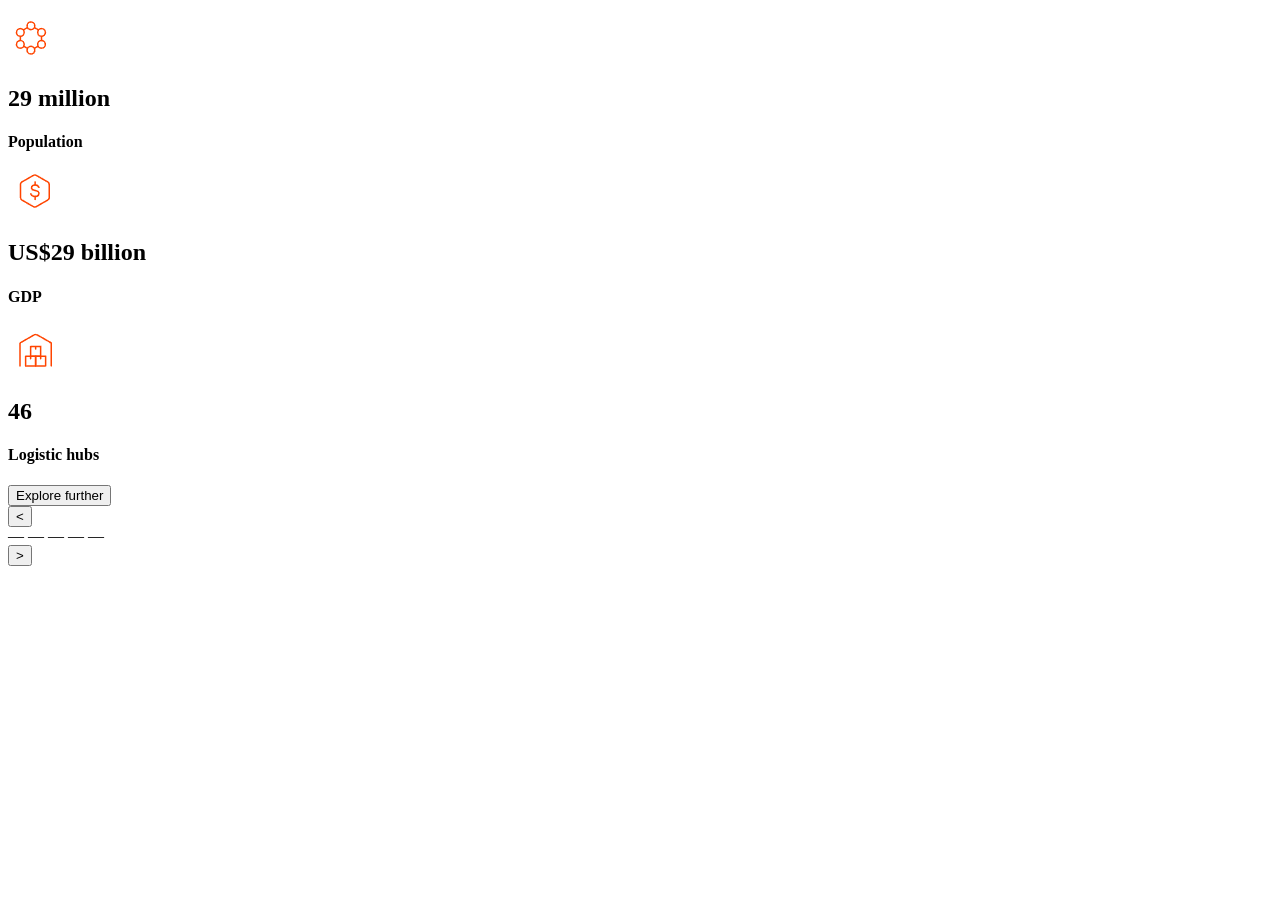
<file: slide5.html>
<!DOCTYPE html>
<html lang="en">
<head>
    <meta charset="UTF-8">
    <meta name="viewport" content="width=device-width, initial-scale=1.0">
    <title>Document</title>
</head>
<body>
    <div id="slide5">
        <div class="img-box">
            <img src="population.png" alt="population">
            <h2>29 million</h2>
            <h4>Population</h4>
        </div>
        <div class="img-box">
            <img src="gdp.png" alt="gdp">
            <h2>US$29 billion</h2>
            <h4>GDP</h4>
        </div>
        <div class="img-box">
            <img src="hubs.png" alt="hubs">
            <h2>46</h2>
            <h4>Logistic hubs</h4>
        </div>
        <button>Explore further</button>
        </div>
        <div class="gallery-controls">
    <a href="slide4.html"><button class="nav-btn prev-btn">&lt;</button></a>
    <div class="indicators">
      <span class="dot active">&#8212;</span>
      <span class="dot">&#8212;</span>
      <span class="dot">&#8212;</span>
      <span class="dot">&#8212;</span>
      <span class="dot">&#8212;</span>
    </div>
    <a href="index.html#slide1"><button class="nav-btn next-btn">&gt;</button></a>
  </div>
</body>
</html>
</file>
<file: style.css>
*{
    margin: 0px;
    padding: 0px;
    box-sizing: border-box;
    /* Universal font family application */
  font-family: 'Public Sans', Roboto, -apple-system, BlinkMacSystemFont, 'Segoe UI', sans-serif;
}
.navbar{
    position:relative ;
    height: 100px;
    display: flex;
    justify-content: space-between;
    align-items: center;
    z-index: 10;
}
.menu-btn , .close-btn{
    height:70px;
    width:70px;
    border: none;
    border-radius:50% ;
    font-size: 1.8rem;
    margin-right: 30px;
    background-color:#ff4400;
    color: #ffffff;
}
.close-btn{
    font-size: 2.9rem;
    padding-bottom: 15px;
}
/* 1. Hides the menu off-screen by default */
.main-menue {
  position: fixed;
  top: -100%;
  left: 0;             
  width: 100%;
  height: 100%;
  background-color: #2e002a;
  color: white;
  padding: 20px;
  box-sizing: border-box;
  transition: top 0.4s ease; /* Makes it slide in smoothly */
  z-index: 1000;
}

/* 2. Revealed when JS adds the 'active' class */
.main-menue.active {
  top: 0;                 /* Slides it back into view */
}
.navlist{
    display: flex;
    margin: 50px;
    justify-content:space-between ;
    align-items: start;
}
.navlist li{
    list-style-type: none;
}
.navlist li a{
    text-decoration: none;
    color: #ffffff;
    font-size: 59.5px;
    font-weight: 700;
    line-height: 5rem;
}
#marketing h3{
    font-size: 16px;
    font-weight: bolder;
    padding-bottom: 10px;
}
#marketing a{
    font-size: 16px;
    text-decoration: none;
    color: #ffffff;
    font-size: 18px;
    line-height: 1.8rem;
}
#marketing{
    display: flex;
    margin-right: 70px;
    margin-top: 20px;
    align-items: cwnter;
    justify-content: center;
    flex-direction: column;
}
#hero{
    position: relative;
    height: 100vh;
    width: 100%;
    overflow: hidden;
}
#hero h1{
    font-size: 75px;
    color: #c2fffa;
    line-height: 95.45%;
    font-weight: 700;
    padding:50px 20px 20px 20px ;
    margin-top: 130px;
}
#hero h3{
    font-size: 30px;
    color: #c2fffa;
    line-height: 120%;
    font-weight: 400;
    padding-left:20px ;
}
.scrol p{
    font-size: 26px;
    color: #c2fffa;
    line-height: 137%;
    font-weight: 300;
}
.scrol{
    height: 50px;
    width: 120px;
    display: flex;
    justify-content: space-between;
    align-items: center;
    padding: 150px 20px 40px 10px;
}
.herobtn{
    background-color: transparent;
    color: #c2fffa;
    border: none;
    font-size: 28px;
}
/* Background image filling the entire section */
.hero-bg {
  position: absolute;
  top: 0;
  left: 0;
  width: 100%;
  height: 100%;
  background-image: url('background.jpg');
  background-size: cover;
  background-position: center right;
  z-index: 1;
}

/* Orange polygon shape cut using clip-path */
.hero-orange-overlay {
  position: absolute;
  top: 0;
  left: 0;
  width: 100%;
  height: 100%;
  background-color: #ff4700; /* Daraz signature orange */
  z-index: 2;
  
  /* Creates the angled cut-out on the right side */
  clip-path: polygon(0 0, 72% 0, 62% 100%, 0 100%);
}
</file>
